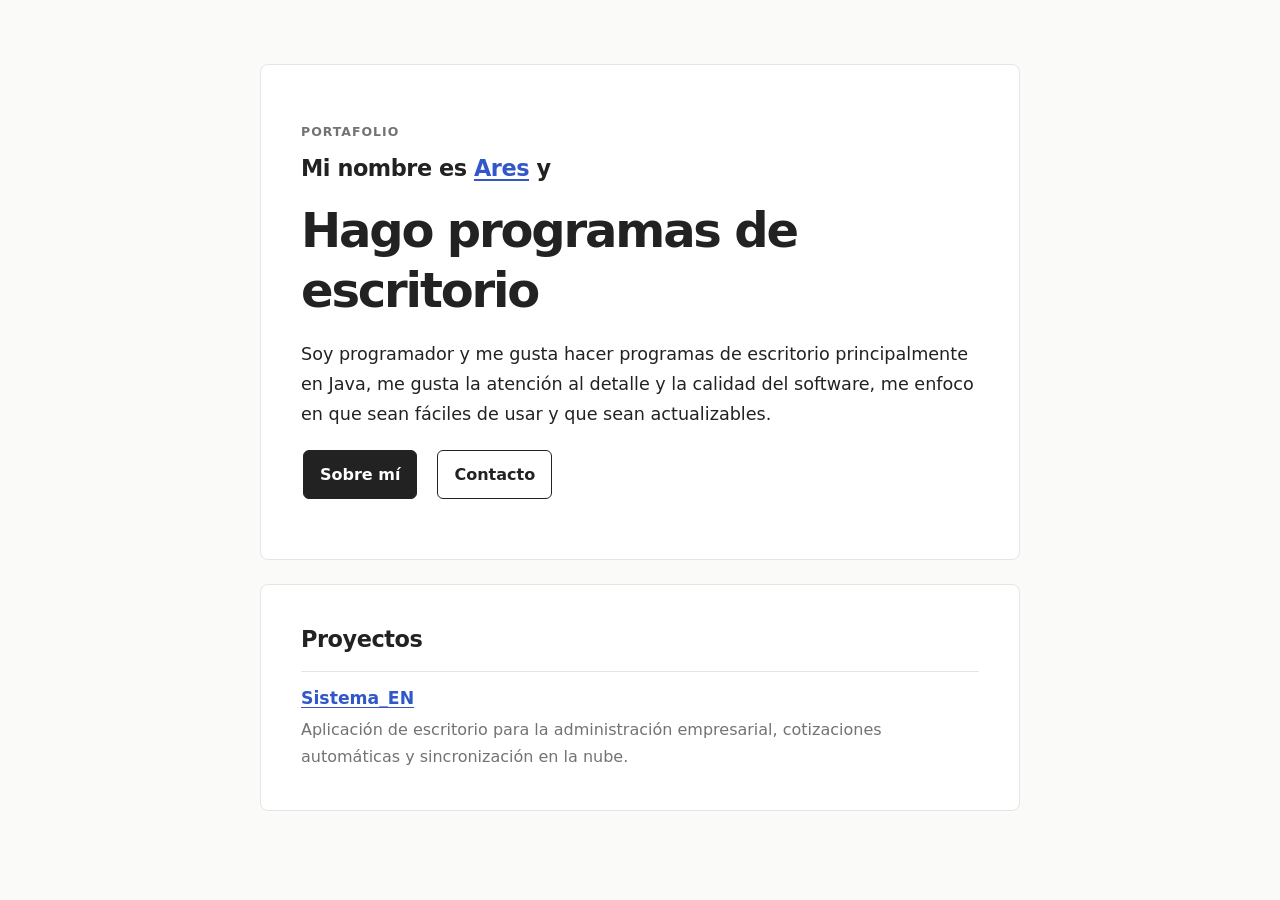
<file: docs/index.html>
<!DOCTYPE html>
<html lang="es">
<head>
    <meta charset="UTF-8">
    <meta name="viewport" content="width=device-width, initial-scale=1.0">
    <title>Ares | Desarrollador de Software</title>
    <link rel="stylesheet" href="styles.css">
</head>
<body>
    <main class="container">
        <section class="card hero">
            <p class="eyebrow">Portafolio</p>
            <h2>Mi nombre es <a href="Ares.html">Ares</a> y</h2>
            <h1>Hago programas de escritorio</h1>

            <p class="intro">
                Soy programador y me gusta hacer programas de escritorio principalmente en Java, me gusta la 
                atención al detalle y la calidad del software, me enfoco en que sean fáciles de usar y que sean
                actualizables.
            </p>

            <nav class="page-nav">
                <a class="button" href="Ares.html">Sobre mí</a>
                <a class="button secondary" href="Contacto.html">Contacto</a>
            </nav>
        </section>

        <section class="card">
            <h2>Proyectos</h2>
            <div class="project-link">
                <h3><a href="Sistema_EN.html">Sistema_EN</a></h3>
                <p>Aplicación de escritorio para la administración empresarial, cotizaciones automáticas y sincronización en la nube.</p>
            </div>
        </section>
    </main>
</body>
</html>
</file>
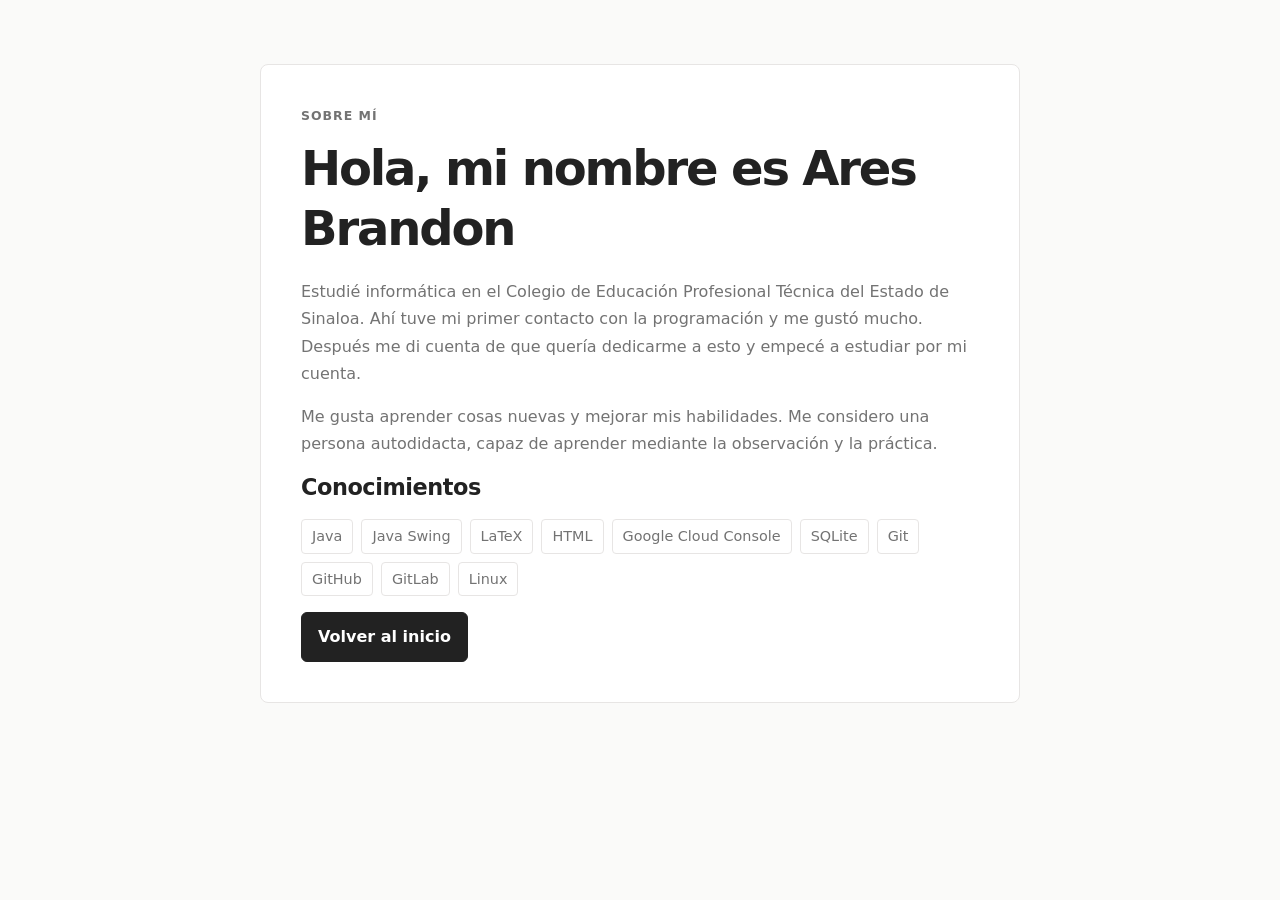
<file: docs/Ares.html>
<!DOCTYPE html>
<html lang="es">
<head>
    <meta charset="UTF-8">
    <meta name="viewport" content="width=device-width, initial-scale=1.0">
    <title>Sobre mí | Ares</title>
    <link rel="stylesheet" href="styles.css">
</head>
<body>
    <main class="container">
        <section class="card">
            <p class="eyebrow">Sobre mí</p>
            <h1>Hola, mi nombre es Ares Brandon</h1>
            <p>Estudié informática en el Colegio de Educación Profesional Técnica del Estado de Sinaloa. Ahí tuve mi primer contacto con la programación y me gustó mucho. Después me di cuenta de que quería dedicarme a esto y empecé a estudiar por mi cuenta.</p>
            <p>Me gusta aprender cosas nuevas y mejorar mis habilidades. Me considero una persona autodidacta, capaz de aprender mediante la observación y la práctica.</p>
            <h2>Conocimientos</h2>
            <ul class="tag-list">
                <li>Java</li>
                <li>Java Swing</li>
                <li>LaTeX</li>
                <li>HTML</li>
                <li>Google Cloud Console</li>
                <li>SQLite</li>
                <li>Git</li>
                <li>GitHub</li>
                <li>GitLab</li> 
                <li>Linux</li>
            </ul>
            <a class="button" href="index.html">Volver al inicio</a>
        </section>
    </main>
</body>
</html>
</file>
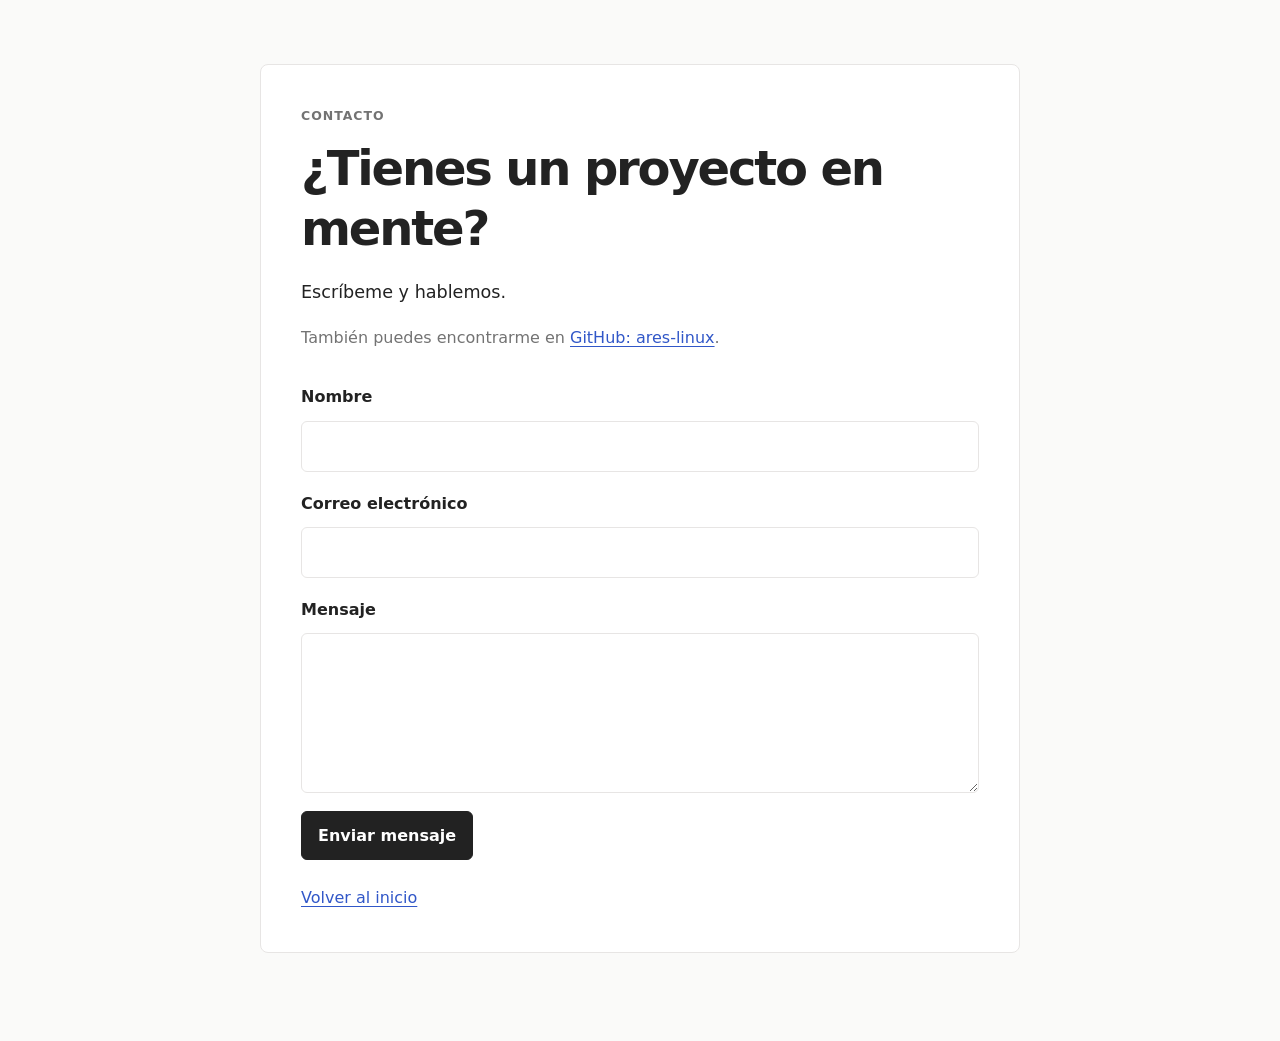
<file: docs/Contacto.html>
<!DOCTYPE html>
<html lang="es">
<head>
    <meta charset="UTF-8">
    <meta name="viewport" content="width=device-width, initial-scale=1.0">
    <title>Contacto | Ares</title>
    <link rel="stylesheet" href="styles.css">
</head>
<body>
    <main class="container">
        <section class="card">
            <p class="eyebrow">Contacto</p>
            <h1>¿Tienes un proyecto en mente?</h1>
            <p class="intro">Escríbeme y hablemos.</p>
            <p>También puedes encontrarme en <a href="https://github.com/ares-linux" target="_blank" rel="noopener noreferrer">GitHub: ares-linux</a>.</p>

            <form action="mailto:aresbrandongo@gmail.com" method="post" enctype="text/plain">
                <label for="name">Nombre</label>
                <input type="text" id="name" name="name" autocomplete="name" required>

                <label for="email">Correo electrónico</label>
                <input type="email" id="email" name="email" autocomplete="email" required>

                <label for="message">Mensaje</label>
                <textarea id="message" name="message" rows="5" required></textarea>

                <button class="button" type="submit">Enviar mensaje</button>
            </form>
            <p><a href="index.html">Volver al inicio</a></p>
        </section>
    </main>
</body>
</html>
</file>
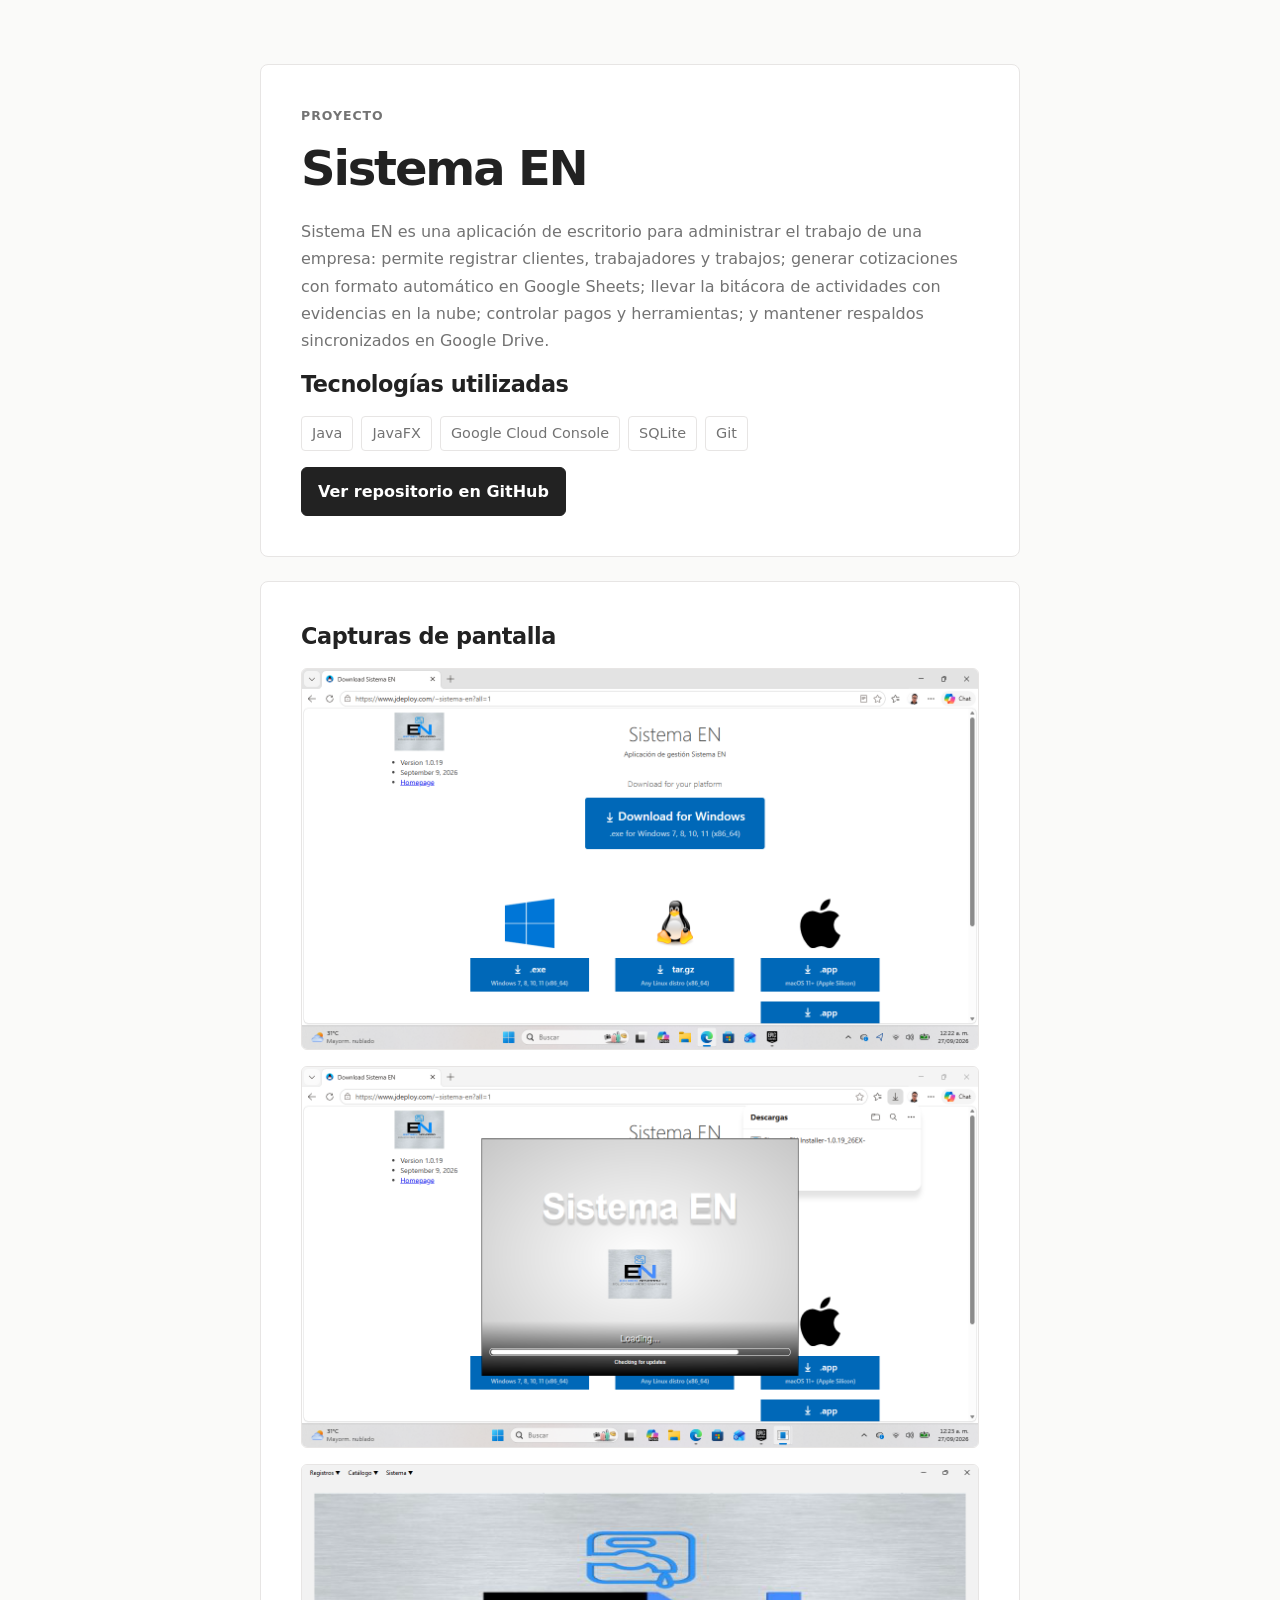
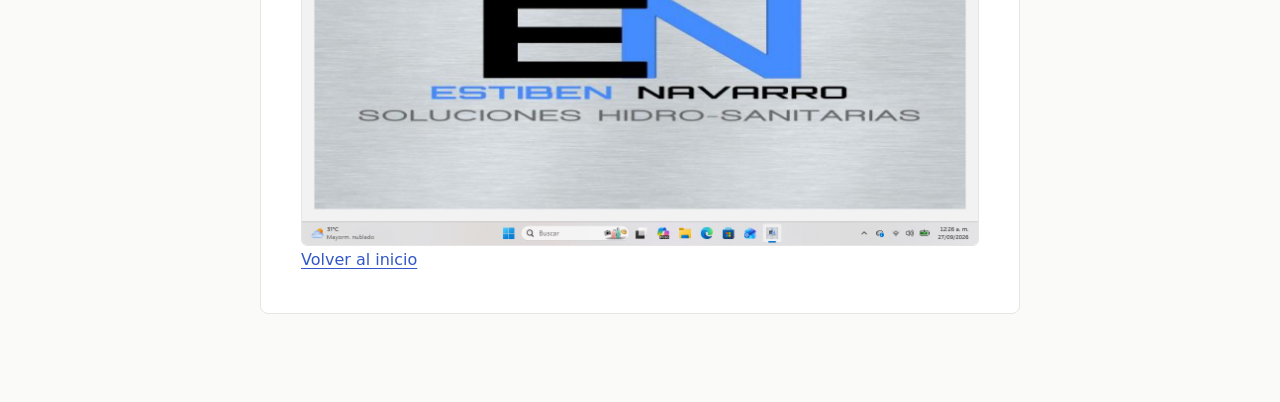
<file: docs/Sistema_EN.html>
<!DOCTYPE html>
<html lang="es">
<head>
    <meta charset="UTF-8">
    <meta name="viewport" content="width=device-width, initial-scale=1.0">
    <title>Sistema EN | Ares</title>
    <link rel="stylesheet" href="styles.css">
</head>
<body>
    <main class="container">
        <section class="card">
            <p class="eyebrow">Proyecto</p>
            <h1>Sistema EN</h1>
            <p>Sistema EN es una aplicación de escritorio para administrar el trabajo de una empresa: permite registrar clientes, trabajadores y trabajos; generar cotizaciones con formato automático en Google Sheets; llevar la bitácora de actividades con evidencias en la nube; controlar pagos y herramientas; y mantener respaldos sincronizados en Google Drive.</p>

            <h2>Tecnologías utilizadas</h2>
            <ul class="tag-list">
                <li>Java</li>
                <li>JavaFX</li>
                <li>Google Cloud Console</li>
                <li>SQLite</li>
                <li>Git</li>
            </ul>

            <p><a class="button" href="https://github.com/ares-linux/Sistema_EN" target="_blank" rel="noopener noreferrer">Ver repositorio en GitHub</a></p>
        </section>

        <section class="card">
            <h2>Capturas de pantalla</h2>
            <div class="gallery">
                <img src="assets/Sistema_EN_1.png" alt="Captura de pantalla 1 de Sistema EN" loading="lazy">
                <img src="assets/Sistema_EN_2.png" alt="Captura de pantalla 2 de Sistema EN" loading="lazy">
                <img src="assets/Sistema_EN_3.png" alt="Captura de pantalla 3 de Sistema EN" loading="lazy">
            </div>
            <p><a href="index.html">Volver al inicio</a></p>
        </section>
    </main>
</body>
</html>
</file>
<file: docs/styles.css>
/* Estilo minimalista compartido del portafolio */
:root {
    color-scheme: light;
    --background: #fafaf9;
    --surface: #ffffff;
    --text: #222222;
    --muted: #737373;
    --accent: #3157c8;
    --border: #e7e5e4;
}

* {
    box-sizing: border-box;
}

body {
    margin: 0;
    padding: 64px 24px;
    background: var(--background);
    color: var(--text);
    font-family: Inter, ui-sans-serif, system-ui, -apple-system, BlinkMacSystemFont, "Segoe UI", sans-serif;
    font-size: 16px;
    line-height: 1.7;
}

.container {
    width: min(100%, 760px);
    margin: 0 auto;
}

.card {
    margin-bottom: 24px;
    padding: clamp(24px, 5vw, 40px);
    background: var(--surface);
    border: 1px solid var(--border);
    border-radius: 8px;
}

.hero {
    padding-top: clamp(32px, 7vw, 56px);
    padding-bottom: clamp(32px, 7vw, 56px);
}

.eyebrow {
    margin: 0 0 12px;
    color: var(--muted);
    font-size: 0.78rem;
    font-weight: 600;
    letter-spacing: 0.08em;
    text-transform: uppercase;
}

h1,
h2,
h3 {
    color: var(--text);
    line-height: 1.25;
}

h1 {
    margin: 0 0 20px;
    font-size: clamp(2rem, 6vw, 3rem);
    font-weight: 650;
    letter-spacing: -0.045em;
}

h2 {
    margin: 0 0 18px;
    font-size: 1.4rem;
    font-weight: 600;
    letter-spacing: -0.02em;
}

h3 {
    margin: 0 0 6px;
    font-size: 1.08rem;
    font-weight: 600;
}

p {
    margin: 0 0 16px;
    color: var(--muted);
}

p:last-child {
    margin-bottom: 0;
}

.intro {
    color: var(--text);
    font-size: 1.1rem;
}

a {
    color: var(--accent);
    text-underline-offset: 3px;
}

a:hover {
    text-decoration-thickness: 2px;
}

.project-link {
    padding-top: 16px;
    border-top: 1px solid var(--border);
}

.page-nav {
    display: flex;
    flex-wrap: wrap;
    align-items: center;
    gap: 20px;
    padding: 4px 2px;
}

.button {
    display: inline-block;
    padding: 10px 16px;
    border: 1px solid var(--text);
    border-radius: 6px;
    background: var(--text);
    color: #fff;
    cursor: pointer;
    font: inherit;
    font-weight: 550;
    text-decoration: none;
    transition: background-color 150ms ease, color 150ms ease;
}

.button:hover {
    background: transparent;
    color: var(--text);
}

.button.secondary {
    background: transparent;
    color: var(--text);
}

.button.secondary:hover {
    background: var(--text);
    color: #fff;
}

.tag-list {
    display: flex;
    flex-wrap: wrap;
    gap: 8px;
    padding: 0;
    list-style: none;
}

.tag-list li {
    padding: 4px 10px;
    border: 1px solid var(--border);
    border-radius: 4px;
    color: var(--muted);
    font-size: 0.9rem;
}

form {
    display: grid;
    gap: 10px;
    margin: 24px 0;
}

label {
    margin-top: 8px;
    color: var(--text);
    font-weight: 550;
}

input,
textarea {
    width: 100%;
    padding: 11px 12px;
    border: 1px solid var(--border);
    border-radius: 6px;
    background: var(--surface);
    color: var(--text);
    font: inherit;
}

input:focus,
textarea:focus {
    border-color: var(--accent);
    outline: 2px solid rgb(49 87 200 / 14%);
}

textarea {
    resize: vertical;
}

form .button {
    justify-self: start;
    margin-top: 8px;
}

.gallery {
    display: grid;
    gap: 16px;
}

.gallery img {
    display: block;
    width: 100%;
    height: auto;
    border: 1px solid var(--border);
    border-radius: 6px;
}

@media (max-width: 520px) {
    body {
        padding: 32px 16px;
    }

    .page-nav {
        align-items: flex-start;
        flex-direction: column;
        gap: 14px;
    }
}
</file>
